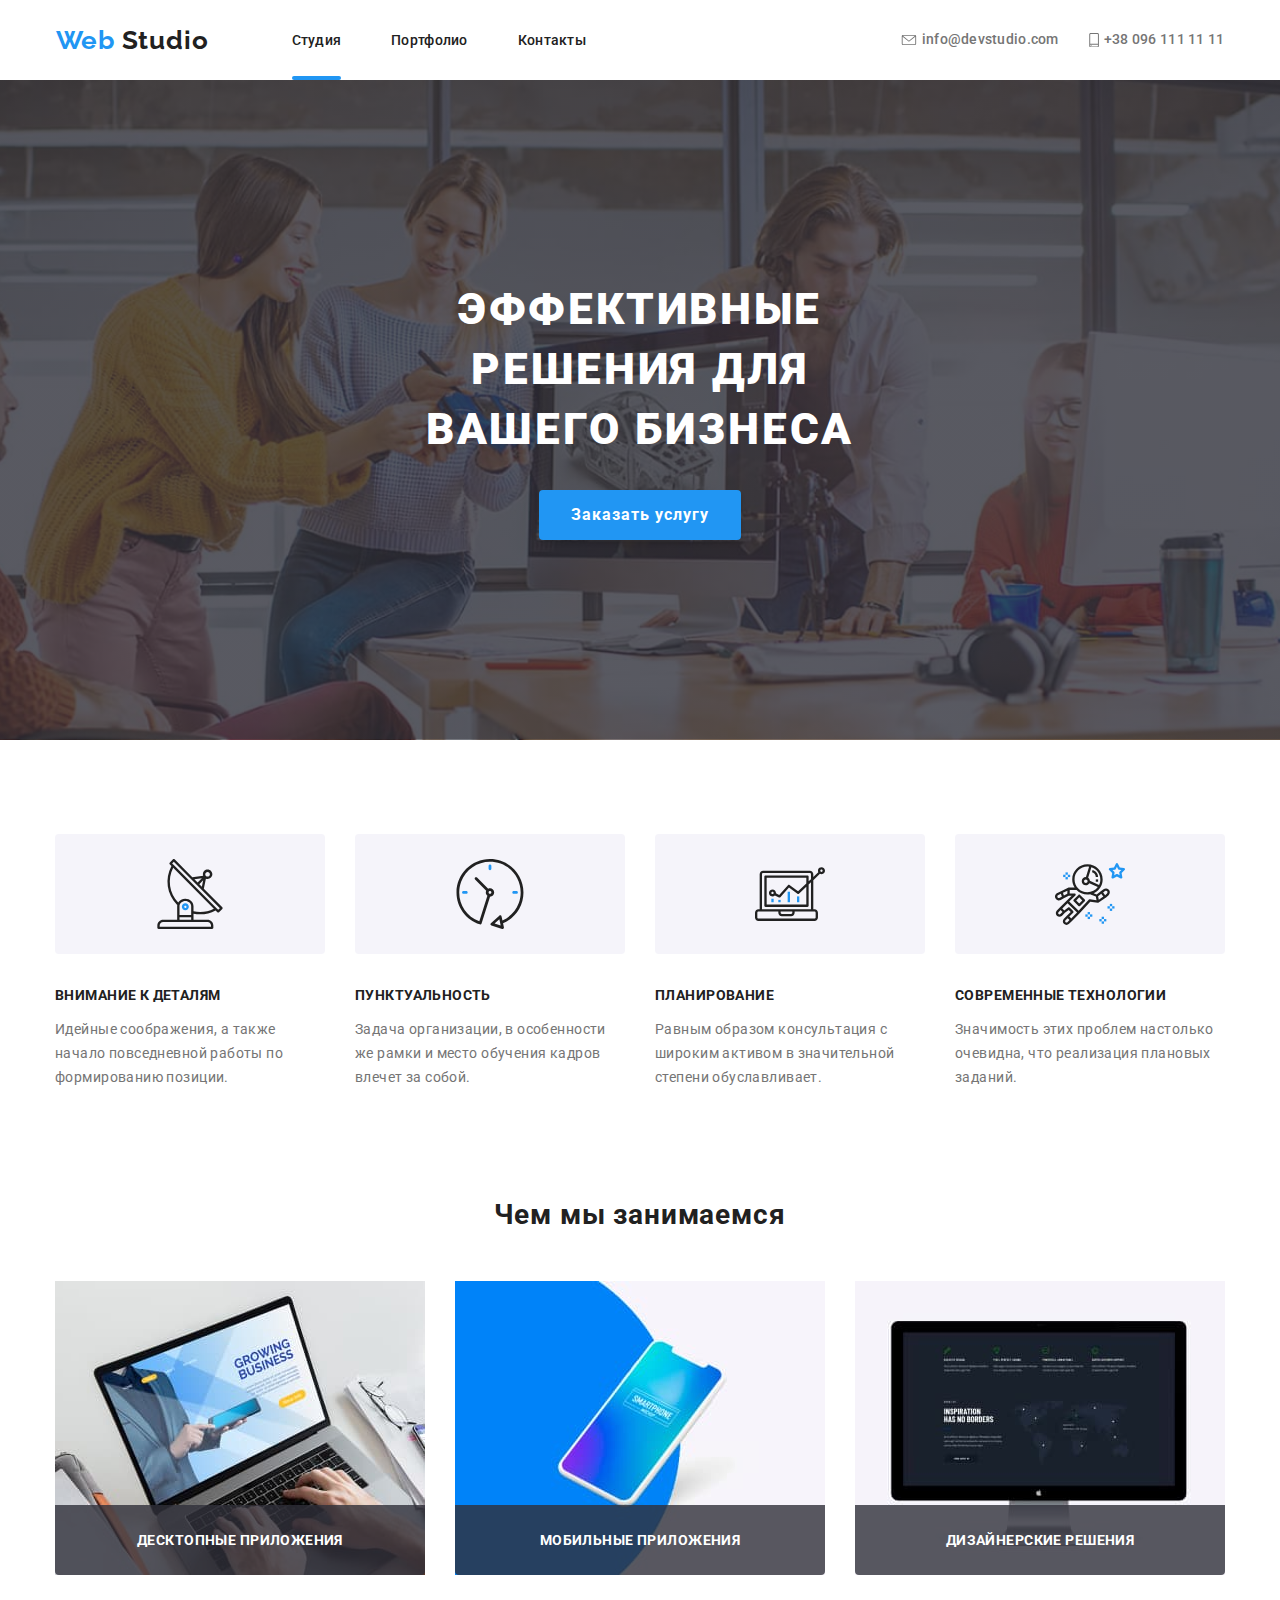
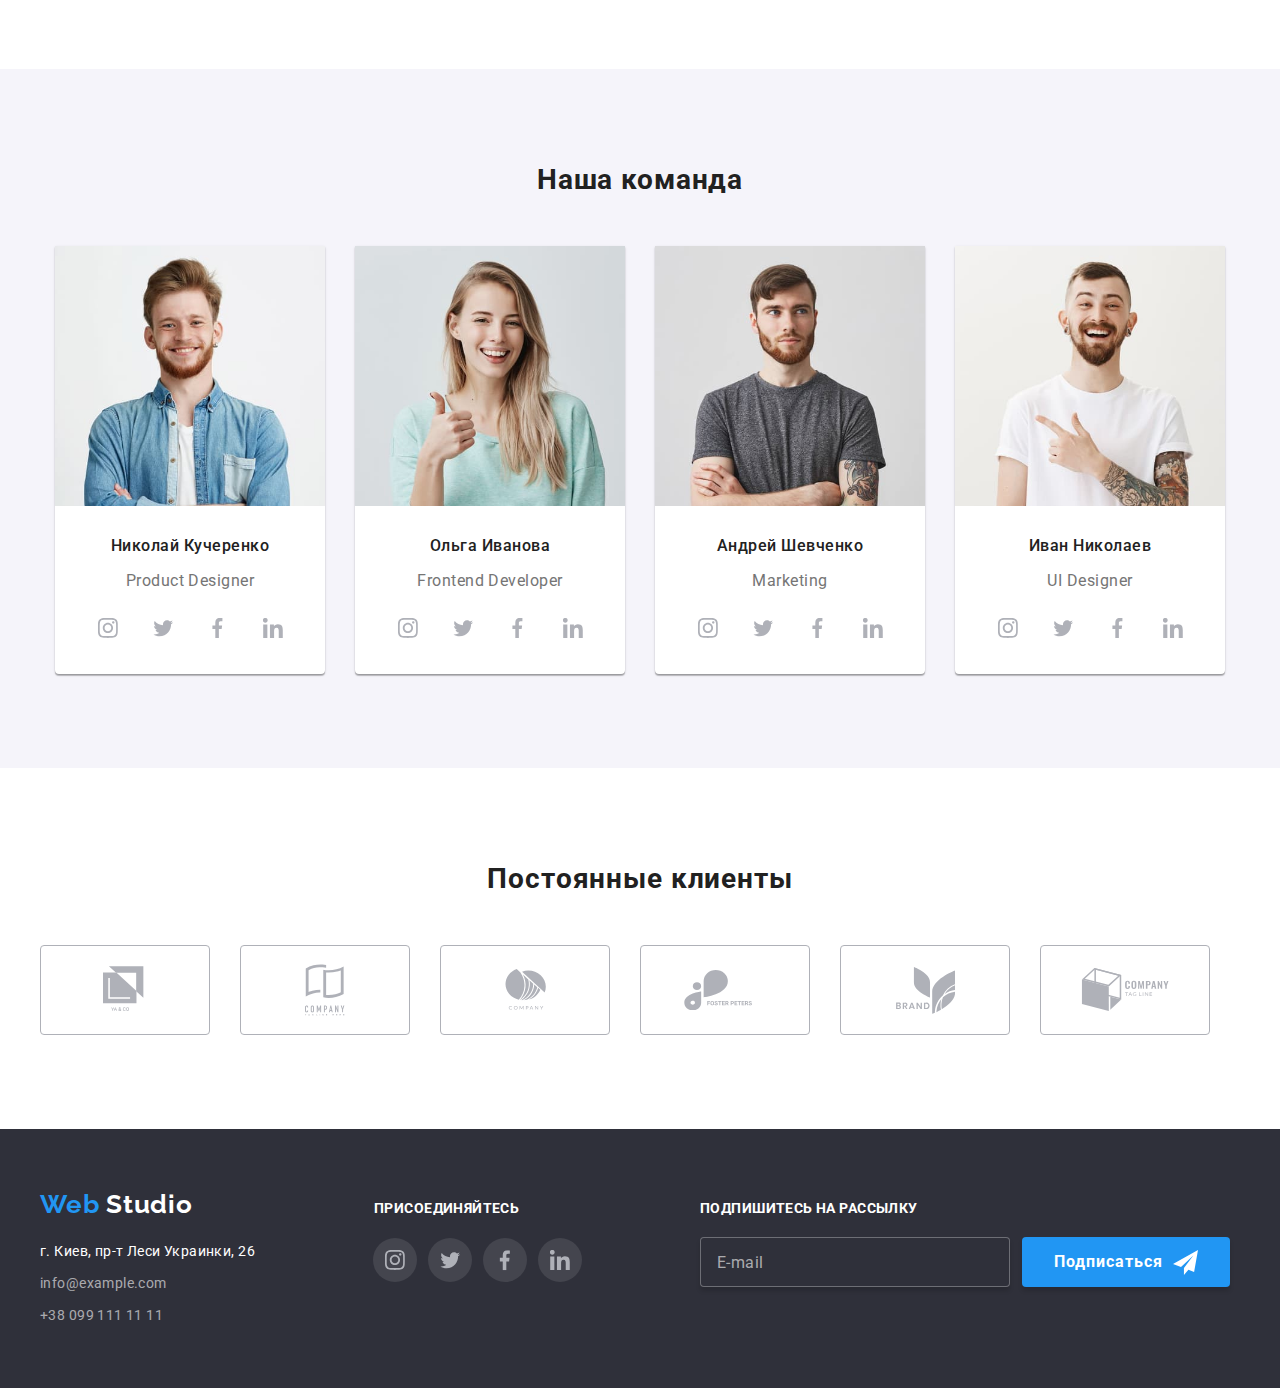
<file: index.html>
<!DOCTYPE html>
<html lang="ru">
  <head>
    <meta charset="UTF-8" />
    <meta name="viewport" content="width=device-width, initial-scale=1.0" />
    <link rel="stylesheet" href="https://cdnjs.cloudflare.com/ajax/libs/modern-normalize/0.6.0/modern-normalize.min.css">
    <link
      href="https://fonts.googleapis.com/css2?family=Raleway:wght@700&family=Roboto:wght@400;500;700;900&display=swap"
      rel="stylesheet"
    />
    <link rel="stylesheet" href="./css/main.min.css" />
    <title>Web studio</title>
  </head>
  <body>
    <!-- Шапка основной страницы -->
    <header class="header">
      <div class="header-container">
          <div class="mobile-header">
            <a href="./index.html" class="logo"><span class="logo-blue">Web</span>
              <span class="logo-black">Studio</span>
            </a>
            <button class="menu-button" aria-expanded="false" aria-controls="header-menu" data-menu-button>
              <svg width="40" height="40" aria-label="переключатель маобильного меню">
                <use href="./images-web-studio/sprite.svg#icon-menu" class="icon-menu"></use>
                <use href="./images-web-studio/sprite.svg#icon-cross" class="icon-cross"></use>
              </svg>
            </button>
          </div>
        <div class="header-menu" id="header-menu" data-menu>
          <nav class="nav">
            <ul class="site-nav ut-list">
              <li class="item">
                <a href="./index.html" class="nav-link link-accent active-page">Студия</a>
              </li>
              <li class="item">
                <a href="./portflio.html" class="nav-link link-accent">Портфолио</a>
              </li>
              <li class="item">
                <a href="" class="nav-link link-accent">Контакты</a>
              </li>
            </ul>
          </nav>
          <ul class="contact ut-list">
            <li class="item">
              <a href="mailto:info@devstudio.com" class="contact-link link-accent"><svg class="icon-envelope" width="16"
                  height="10.8">
                  <use href="./images-web-studio/sprite.svg#icon-envelope"></use>
                </svg>
                <span>info@devstudio.com</span></a>
            </li>
            <li class="item">
              <a href="tel:+380961111111" class="contact-link link-accent"><svg class="icon-smartphone" width="10" height="14.47">
                  <use href="./images-web-studio/sprite.svg#icon-smartphone"></use>
                </svg>
                <span>+38 096 111 11 11</span></a>
            </li>
          </ul>
        </div>
      </div>
    </header>

    <!-- Основной контейнер -->
    <main>
      <!-- Секция Герой -->
      <section class="hero-scn">
        <h1 class="hero-title">эффективные решения для вашего бизнеса</h1>
        <button class="button" data-modal-open>Заказать услугу</button>
      </section>

      <!-- Секция преимущества -->
      <section class="advantages">
        <h2 class="main-title is-hidden">Преимущества</h2>
        <ul class="advant-items ut-list container">
          <li class="item">
            <h3 class="advant-items-title">Внимание к деталям</h3>
            <p class="advantages-description">
              Идейные соображения, а также начало повседневной работы по
              формированию позиции.
            </p>
          </li>
          <li class="item">
            <h3 class="advant-items-title">Пунктуальность</h3>
            <p class="advantages-description">
              Задача организации, в особенности же рамки и место обучения кадров
              влечет за собой.
            </p>
          </li>
          <li class="item">
            <h3 class="advant-items-title">Планирование</h3>
            <p class="advantages-description">
              Равным образом консультация с широким активом в значительной
              степени обуславливает.
            </p>
          </li>
          <li class="item">
            <h3 class="advant-items-title">Современные технологии</h3>
            <p class="advantages-description">
              Значимость этих проблем настолько очевидна, что реализация
              плановых заданий.
            </p>
          </li>
        </ul>
      </section>

      <!-- Секция занятий -->
      <section class="occupations">
        <h2 class="main-title">Чем мы занимаемся</h2>
        <ul class="occupations-list ut-list container">
          <li class="item">
            <a href="" class="ut-link"></a>
              <img
              srcset="./images-web-studio/archive/Десктопные-приложения.jpg 1x, 
              ./images-web-studio/archive/Десктопные-приложения@2x.jpg 2x"
                src="./images-web-studio/archive/Десктопные-приложения.jpg"
                alt="ноутбук на столе"
              />
              <h3 class="occupations-items-caption">Десктопные приложения</h3>
            </a>
          </li>
          <li class="item">
            <a href="" class="ut-link">
              <img
                srcset="./images-web-studio/archive/Мобильные-приложения.jpg 1x, 
              ./images-web-studio/archive/Мобильные-приложения@2x.jpg 2x"
                src="./images-web-studio/archive/Мобильные-приложения.jpg"
                alt="смартфон"
              />
              <h3 class="occupations-items-caption">Мобильные приложения</h3>
            </a>
          </li>
          <li class="item">
            <a href="" class="ut-link">
              <img
                srcset="./images-web-studio/archive/Дизайнерские-решения.jpg 1x, 
              ./images-web-studio/archive/Дизайнерские-решения@2x.jpg 2x"
                src="./images-web-studio/archive/Дизайнерские-решения.jpg"
                alt="моноблок"
              />
              <h3 class="occupations-items-caption">Дизайнерские решения</h3>
            </a>
          </li>
        </ul>
      </section>

      <!-- Наша команда -->
      <section class="our-team-saction">
        <h2 class="main-title">Наша команда</h2>
        <ul class="team-cards ut-list container">
          <li class="team-cards-item">
              <div class="thumb">
                <img srcset="./images-web-studio/archive/new/Николай-Кучеренко-new.jpg 1x, 
                ./images-web-studio/archive/new/Николай-Кучеренко-new@2x.jpg 2x" 
                src="./images-web-studio/archive/new/Николай-Кучеренко-new.jpg" alt="фото Николая Кучеренко" />
              </div>
            <h3 class="card-title">Николай Кучеренко</h3>
            <p class="position">Product Designer</p>
            <ul class="social-networks ut-list">
              <li>
                <a href="" class="icon" aria-label="Instagram">
                  <svg class="instagram" width="44" height="44">
                    <use
                      href="./images-web-studio/sprite.svg#icon-Instagram"
                      width="20"
                      height="20"
                      x="27%"
                      y="27%"
                    ></use>
                  </svg>
                </a>
              </li>
              <li>
                <a href="" class="icon" aria-label="Twitter">
                  <svg class="twitter" width="44" height="44">
                    <use
                      href="./images-web-studio/sprite.svg#icon-twitter"
                      width="20"
                      height="20"
                      x="28%"
                      y="28%"
                    ></use>
                  </svg>
                </a>
              </li>
              <li>
                <a href="" class="icon" aria-label="Facebook">
                  <svg class="facebook" width="44" height="44">
                    <use
                      href="./images-web-studio/sprite.svg#icon-facebook"
                      width="20"
                      height="20"
                      x="27%"
                      y="27%"
                    ></use>
                  </svg>
                </a>
              </li>
              <li>
                <a href="" class="icon" aria-label="LinkedIn">
                  <svg class="Linkedin" width="44" height="44">
                    <use
                      href="./images-web-studio/sprite.svg#icon-LinkedIn"
                      width="20"
                      height="20"
                      x="27%"
                      y="27%"
                    ></use>
                  </svg>
                </a>
              </li>
            </ul>
          </li>
          <li class="team-cards-item">
            <div class="thumb">
              <img srcset="./images-web-studio/archive/new/Ольга-Иванова-new.jpg 1x, 
                            ./images-web-studio/archive/new/Ольга-Иванова-new@2x.jpg 2x"
                src="./images-web-studio/archive/new/Ольга-Иванова-new.jpg" alt="фото Ольга Иванова" />
            </div>
            <h3 class="card-title">Ольга Иванова</h3>
            <p class="position">Frontend Developer</p>
            <ul class="social-networks ut-list">
              <li>
                <a href="" class="icon" aria-label="Instagram">
                  <svg class="instagram" width="44" height="44">
                    <use
                      href="./images-web-studio/sprite.svg#icon-Instagram"
                      width="20"
                      height="20"
                      x="27%"
                      y="27%"
                    ></use>
                  </svg>
                </a>
              </li>
              <li>
                <a href="" class="icon" aria-label="Twitter">
                  <svg class="twitter" width="44" height="44">
                    <use
                      href="./images-web-studio/sprite.svg#icon-twitter"
                      width="20"
                      height="20"
                      x="28%"
                      y="28%"
                    ></use>
                  </svg>
                </a>
              </li>
              <li>
                <a href="" class="icon" aria-label="Facebook">
                  <svg class="facebook" width="44" height="44">
                    <use
                      href="./images-web-studio/sprite.svg#icon-facebook"
                      width="20"
                      height="20"
                      x="27%"
                      y="27%"
                    ></use>
                  </svg>
                </a>
              </li>
              <li>
                <a href="" class="icon" aria-label="LinkedIn">
                  <svg class="Linkedin" width="44" height="44">
                    <use
                      href="./images-web-studio/sprite.svg#icon-LinkedIn"
                      width="20"
                      height="20"
                      x="27%"
                      y="27%"
                    ></use>
                  </svg>
                </a>
              </li>
            </ul>
          </li>

          <li class="team-cards-item">
            <div class="thumb">
              <img srcset="./images-web-studio/archive/new/Андрей-Шевченко-new.jpg 1x, 
                            ./images-web-studio/archive/new/Андрей-Шевченко-new@2x.jpg 2x"
                src="./images-web-studio/archive/new/Андрей-Шевченко-new.jpg" alt="фото Андрей Шевченко" />
            </div>
            <h3 class="card-title">Андрей Шевченко</h3>
            <p class="position">Marketing</p>
            <ul class="social-networks ut-list">
              <li>
                <a href="" class="icon" aria-label="Instagram">
                  <svg class="instagram" width="44" height="44">
                    <use
                      href="./images-web-studio/sprite.svg#icon-Instagram"
                      width="20"
                      height="20"
                      x="27%"
                      y="27%"
                    ></use>
                  </svg>
                </a>
              </li>
              <li>
                <a href="" class="icon" aria-label="Twitter">
                  <svg class="twitter" width="44" height="44">
                    <use
                      href="./images-web-studio/sprite.svg#icon-twitter"
                      width="20"
                      height="20"
                      x="28%"
                      y="28%"
                    ></use>
                  </svg>
                </a>
              </li>
              <li>
                <a href="" class="icon" aria-label="Facebook">
                  <svg class="facebook" width="44" height="44">
                    <use
                      href="./images-web-studio/sprite.svg#icon-facebook"
                      width="20"
                      height="20"
                      x="27%"
                      y="27%"
                    ></use>
                  </svg>
                </a>
              </li>
              <li>
                <a href="" class="icon" aria-label="LinkedIn">
                  <svg class="Linkedin" width="44" height="44">
                    <use
                      href="./images-web-studio/sprite.svg#icon-LinkedIn"
                      width="20"
                      height="20"
                      x="27%"
                      y="27%"
                    ></use>
                  </svg>
                </a>
              </li>
            </ul>
          </li>
          <li class="team-cards-item">
            <div class="thumb">
              <img srcset="./images-web-studio/archive/new/Иван-Николаев-new.jpg 1x, 
                           ./images-web-studio/archive/new/Иван-Николаев-new@2x.jpg 2x"
                src="./images-web-studio/archive/new/Иван-Николаев-new.jpg" alt="фото Иван Николаев" />
            </div>
            <h3 class="card-title">Иван Николаев</h3>
            <p class="position">UI Designer</p>
            <ul class="social-networks ut-list">
              <li>
                <a href="" class="icon" aria-label="Instagram">
                  <svg class="instagram" width="44" height="44">
                    <use
                      href="./images-web-studio/sprite.svg#icon-Instagram"
                      width="20"
                      height="20"
                      x="27%"
                      y="27%"
                    ></use>
                  </svg>
                </a>
              </li>
              <li>
                <a href="" class="icon" aria-label="Twitter">
                  <svg class="twitter" width="44" height="44">
                    <use
                      href="./images-web-studio/sprite.svg#icon-twitter"
                      width="20"
                      height="20"
                      x="28%"
                      y="28%"
                    ></use>
                  </svg>
                </a>
              </li>
              <li>
                <a href="" class="icon" aria-label="Facebook">
                  <svg class="facebook" width="44" height="44">
                    <use
                      href="./images-web-studio/sprite.svg#icon-facebook"
                      width="20"
                      height="20"
                      x="27%"
                      y="27%"
                    ></use>
                  </svg>
                </a>
              </li>
              <li>
                <a href="" class="icon" aria-label="LinkedIn">
                  <svg class="Linkedin" width="44" height="44">
                    <use
                      href="./images-web-studio/sprite.svg#icon-LinkedIn"
                      width="20"
                      height="20"
                      x="27%"
                      y="27%"
                    ></use>
                  </svg>
                </a>
              </li>
            </ul>
          </li>
        </ul>
      </section>

      <!-- Секция постоянные клиенты -->
      <section class="clients">
        <h2 class="main-title">Постоянные клиенты</h2>
        <ul class="clients-list ut-list">
          <li class="client-item">
            <a href="" aria-label="Логотип компании 1" class="client-link">
                <svg class="clients-logo" width="44.3" height="47.7">
                  <use
                    href="./images-web-studio/sprite.svg#icon-logo-1"
                    width="44.3"
                    height="47.7"
                  ></use>
                </svg>
            </a>
          </li>
          <li class="client-item">
            <a href="" aria-label="Логотип компании 2" class="client-link">
              <svg class="clients-logo" width="40" height="52">
                <use href="./images-web-studio/sprite.svg#icon-logo-2"></use>
              </svg>
            </a>
          </li>
          <li class="client-item">
            <a href="" aria-label="Логотип компании 3" class="client-link">
              <svg class="clients-logo" width="41" height="41.3">
                <use href="./images-web-studio/sprite.svg#icon-logo-3"></use>
              </svg>
            </a>
          </li>
          <li class="client-item">
            <a href="" aria-label="Логотип компании 4" class="client-link">
              <svg class="clients-logo" width="82" height="40.7">
                <use href="./images-web-studio/sprite.svg#icon-logo-4"></use>
              </svg>
            </a>
          </li>
          <li class="client-item">
            <a href="" aria-label="Логотип компании 5" class="client-link">
              <svg class="clients-logo" width="59" height="47">
                <use href="./images-web-studio/sprite.svg#icon-logo-5"></use>
              </svg>
            </a>
          </li>
          <li class="client-item">
            <a href="" aria-label="Логотип компании 6" class="client-link">
              <svg class="clients-logo" width="88.5" height="44">
                <use href="./images-web-studio/sprite.svg#icon-logo-6"></use>
              </svg>
            </a>
          </li>
        </ul>
      </section>
    </main>

    <!-- Подвал -->
    <footer class="footer">
      <div class="footer-container">
        <div class="footer-tablet-wrap">
          <div class="footer-contacts-cntr">
            <a href="./index.html" class="logo">
              <span class="logo-blue">Web</span>
              <span class="logo-white">Studio</span>
            </a>
            <address class="footer-contacts">
              <p class="footer-address">г. Киев, пр-т Леси Украинки, 26</p>
              <p class="footer-mail">info@example.com</p>
              <p class="footer-number">+38 099 111 11 11</p>
            </address>
          </div>
          <div class="footer-call-container">
            <b class="footer-call">присоединяйтесь</b>
            <ul class="social-networks ut-list">
              <li>
                <a href="" class="footer-icon" aria-label="Instagram">
                  <svg class="instagram" width="44" height="44">
                    <use href="./images-web-studio/sprite.svg#icon-Instagram" width="20" height="20" x="27%" y="27%"></use>
                  </svg>
                </a>
              </li>
              <li>
                <a href="" class="footer-icon" aria-label="Twitter">
                  <svg class="twitter" width="44" height="44">
                    <use href="./images-web-studio/sprite.svg#icon-twitter" width="20" height="20" x="28%" y="28%"></use>
                  </svg>
                </a>
              </li>
              <li>
                <a href="" class="footer-icon" aria-label="Facebook">
                  <svg class="facebook" width="44" height="44">
                    <use href="./images-web-studio/sprite.svg#icon-facebook" width="20" height="20" x="28%" y="28%"></use>
                  </svg>
                </a>
              </li>
              <li>
                <a href="" class="footer-icon" aria-label="LinkedIn">
                  <svg class="Linkedin" width="44" height="44">
                    <use href="./images-web-studio/sprite.svg#icon-LinkedIn" width="20" height="20" x="27%" y="27%"></use>
                  </svg>
                </a>
              </li>
            </ul>
          </div>
        </div>
        <div class="mailling-container">
          <label class="mailling-label" for="mailling-form">Подпишитесь на рассылку</label>
          <div class="mailling-form-wrap">
            <input class="mailling-form" type="email" name="email" id="mailling-form" placeholder="E-mail">
            <button class="button mailling-button">
              Подписаться
              <svg class="icon-send" width="25" height="25">
                <use href="./images-web-studio/sprite.svg#icon-send"></use>
              </svg>
            </button>
          </div>
        </div>
      </div>
    </footer>

    <!---------------------------- Модальное окно -------------------------------------------->
    <div class="backdrop is-hidden" data-modal>
      <form action="" class="form">
        <b class="form-heading">Оставьте свои данные, мы вам перезвоним</b>
    
        <div class="input-wrap">
          <input class="form-input" type="text" id="name" name="name" placeholder=" ">
          <label for="name" class="input-label">Имя</label>
          <svg class="icon-input" width="12" height="12">
            <use href="./images-web-studio/sprite.svg#icon-name"></use>
          </svg>
        </div>
    
        <div class="input-wrap">
          <input class="form-input" type="text" id="tel" name="tel" placeholder=" ">
          <label for="tel" class="input-label">Телефон</label>
          <svg class="icon-input" width="12" height="12">
            <use href="./images-web-studio/sprite.svg#icon-tel"></use>
          </svg>
        </div>
    
        <div class="input-wrap">
          <input class="form-input" type="text" id="mail" name="mail" placeholder=" ">
          <label for="mail" class="input-label">Почта</label>
          <svg class="icon-input" width="12" height="12">
            <use href="./images-web-studio/sprite.svg#icon-mail"></use>
          </svg>
        </div>
    
        <textarea class="feedback" name="feedback" id="feedback" cols="30" rows="10" placeholder="Комметарий"></textarea>
    
        <div class="form-agreement">
          <label for="agreement">
            <input class="checkbox" type="checkbox" name="agreement" id="agreement">
            <svg class="checkbox-icon" width="15" height="15">
              <use href="./images-web-studio/sprite.svg#icon-chekbox"></use>
            </svg>
            <span>
              Согласен с рассылкой и принимаю <a href="">Условия договора</a>
            </span>
          </label>
        </div>
    
        <button type="submit" class="button">Отправить</button>
    
        <button type="" class="closing-button" data-modal-close>
          <svg class="closing-icon" width="40" height="40">
            <use href="./images-web-studio/sprite.svg#icon-cross"></use>
          </svg>
        </button>
      </form>
    </div>
    <!-- <script src="./js/modal.js"></script>
    <script>
      const refs = {
        openModalBtn: document.querySelector("[data-open-modal]"),
        closeModalBtn: document.querySelector("[data-close-modal]"),
        backdrop: document.querySelector("[data-backdrop]"),
      };

      refs.openModalBtn.addEventListener("click", toggleModal);
      refs.closeModalBtn.addEventListener("click", toggleModal);

      refs.backdrop.addEventListener("click", logBackdropClick);

      function toggleModal() {
        refs.backdrop.classList.toggle("is-hidden");
      }

      function logBackdropClick() {
        console.log("Это клик в бекдроп");
      }
    </script> -->

    <!-- (() => {
    const menuBtnRef = document.querySelector("[data-menu-button]");
    const mobileMenuRef = document.querySelector("[data-menu]");
    
    menuBtnRef.addEventListener("click", () => {
    const expanded =
    menuBtnRef.getAttribute("aria-expanded") === "true" || false;
    
    menuBtnRef.classList.toggle("is-open");
    menuBtnRef.setAttribute("aria-expanded", !expanded);
    
    mobileMenuRef.classList.toggle("is-open");
    });
    })(); -->
  <script src="./js/menu.js"></script>
  <script src="./js/modal.js"></script>
  </body>
</html>
</file>
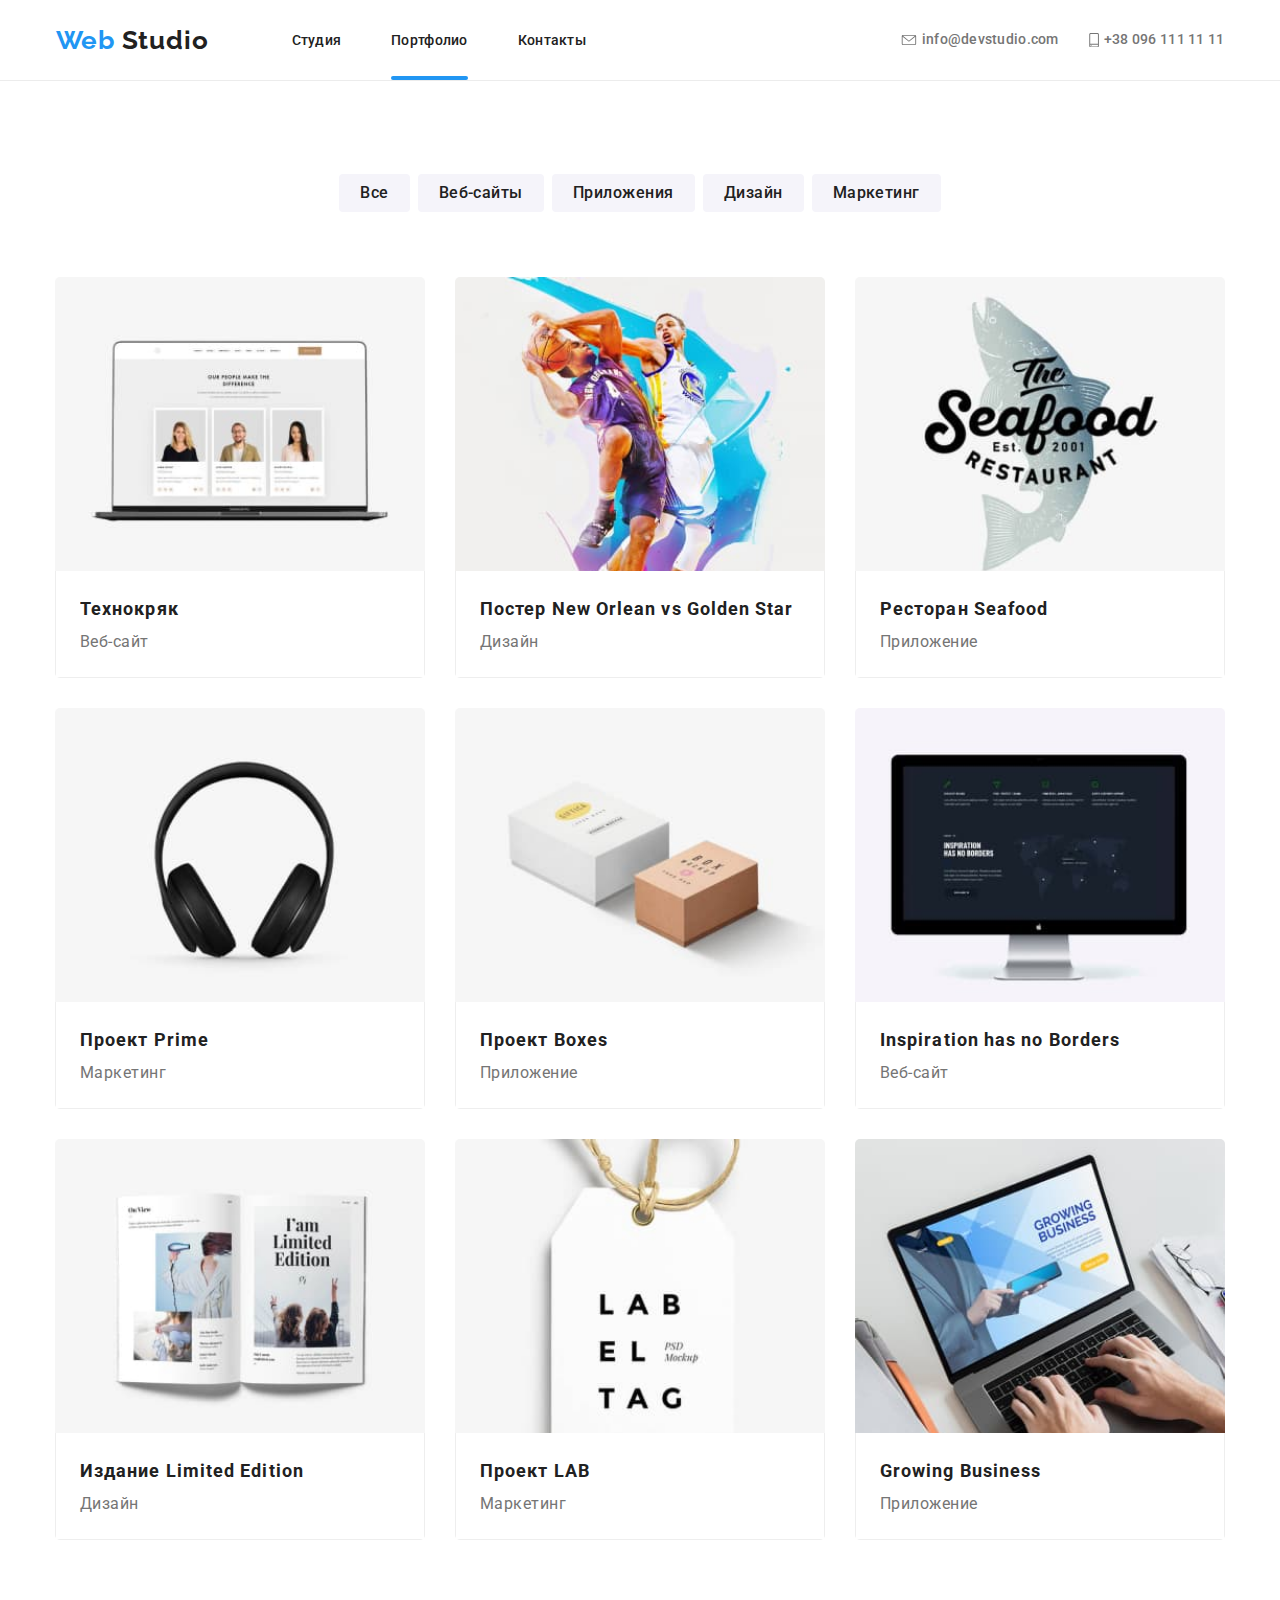
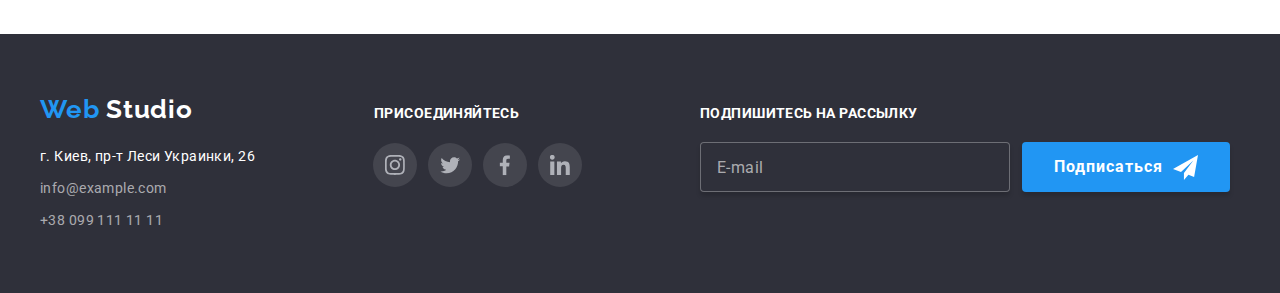
<file: portflio.html>
<!DOCTYPE html>
<html lang="ru">
  <head>
    <meta charset="UTF-8" />
    <meta name="viewport" content="width=device-width, initial-scale=1.0" />
    <link rel="stylesheet" href="https://cdnjs.cloudflare.com/ajax/libs/modern-normalize/0.6.0/modern-normalize.min.css">
    <link
      rel="stylesheet"
      href="https://cdnjs.cloudflare.com/ajax/libs/modern-normalize/0.6.0/modern-normalize.min.css"
    />
    <link
      href="https://fonts.googleapis.com/css2?family=Raleway:wght@700&family=Roboto:wght@400;500;700;900&display=swap"
      rel="stylesheet"
    />
    <link rel="stylesheet" href="./css/main-portfolio.min.css" />

    <title>Portfolio</title>
  </head>
  <body>
    <!-- Шапка -->
    <header class="header header-underline">
      <div class="header-container">
        <div class="mobile-header">
          <a href="./index.html" class="logo"><span class="logo-blue">Web</span>
            <span class="logo-black">Studio</span>
          </a>
          <button class="menu-button" aria-expanded="false" aria-controls="header-menu" data-menu-button>
            <svg width="40" height="40" aria-label="переключатель маобильного меню">
              <use href="./images-web-studio/sprite.svg#icon-menu" class="icon-menu"></use>
              <use href="./images-web-studio/sprite.svg#icon-cross" class="icon-cross"></use>
            </svg>
        </div>
        </button>
        <div class="header-menu" id="header-menu" data-menu>
          <nav class="nav">
            <ul class="site-nav ut-list">
              <li class="item">
                <a href="./index.html" class="nav-link link-accent">Студия</a>
              </li>
              <li class="item">
                <a href="./portflio.html" class="nav-link link-accent active-page">Портфолио</a>
              </li>
              <li class="item">
                <a href="" class="nav-link link-accent">Контакты</a>
              </li>
            </ul>
          </nav>
          <ul class="contact ut-list">
            <li class="item">
              <a href="mailto:info@devstudio.com" class="contact-link link-accent"><svg class="icon-envelope" width="16"
                  height="10.8">
                  <use href="./images-web-studio/sprite.svg#icon-envelope"></use>
                </svg>
                <span>info@devstudio.com</span></a>
            </li>
            <li class="item">
              <a href="tel:+380961111111" class="contact-link link-accent"><svg class="icon-smartphone" width="10"
                  height="14.47">
                  <use href="./images-web-studio/sprite.svg#icon-smartphone"></use>
                </svg>
                <span>+38 096 111 11 11</span></a>
            </li>
          </ul>
        </div>
      </div>
    </header>

    <!-- Основной контейнер -->
    <main class="portfolio-main">
      <section>
        <h1 class="subject is-hidden">Примеры работ</h1>
        <div class="filter-list-wrap">
          <ul class="filter-list ut-list">
            <li class="item">
              <button type="button" class="filter">Все</button>
            </li>
            <li class="item">
              <button type="button" class="filter">Веб-сайты</button>
            </li>
            <li class="item">
              <button type="button" class="filter">Приложения</button>
            </li>
            <li class="item">
              <button type="button" class="filter">Дизайн</button>
            </li>
            <li class="item">
              <button type="button" class="filter">Маркетинг</button>
            </li>
          </ul>
        </div>
        
        <ul class="work-examples-list ut-list">
          <li class="work-examples-card">
            <a href="" class="ut-link"
              ><div class="content-img">
                <div class="thumb">
                  <picture>
                    <source srcset="./images-portfolio/archive/Tehnockryak-tablet.jpg 1x, 
                      ./images-portfolio/archive/Tehnockryak-tablet@2x.jpg 2x" 
                      media="(min-width: 768px)"
                      type="image/jpg" />

                    <img srcset="./images-portfolio/archive/Tehnockryak-mobile.jpg 1x, 
                      ./images-portfolio/archive/Tehnockryak-mobile@2x.jpg 2x"
                      src="./images-portfolio/archive/Tehnockryak-mobile.jpg" 
                      alt="ноутбук с трёмя фотокарточками" 
                    />
                  </picture>
                </div>
                <p class="description">
                  Технокряк это современная площадка распространения
                  коронавируса. Компании используют эту платформу для цифрового
                  шпионажа и атак на защищённые сервера конкурентов.
                </p>
              </div>
              <div class="card-content">
                <h2 class="subject">Технокряк</h2>
                <p class="caption">Веб-сайт</p>
              </div>
            </a>
          </li>
          <li class="work-examples-card">
            <a href="" class="ut-link"
              ><div class="content-img">
                <div class="thumb">
                  <picture>
                    <source srcset="./images-portfolio/archive/orlean-vs-golden-stars-tablet.jpg 1x, 
                      ./images-portfolio/archive/orlean-vs-golden-stars-tablet@2x.jpg 2x"
                       media="(min-width: 768px)" type="image/jpg" />

                    <img srcset="./images-portfolio/archive/orlean-vs-golden-stars-mobile.jpg 1x, 
                      ./images-portfolio/archive/orlean-vs-golden-stars-mobile@2x.jpg 2x"
                      src="./images-portfolio/archive/orlean-vs-golden-stars-mobile.jpg" 
                      alt="два баскетболиста" 
                    />
                    </picture>
                </div>
                <p class="description">
                  Технокряк это современная площадка распространения
                  коронавируса. Компании используют эту платформу для цифрового
                  шпионажа и атак на защищённые сервера конкурентов.
                </p>
              </div>
              <div class="card-content">
                <h2 class="subject">
                  Постер New Orlean vs Golden Star
                </h2>
                <p class="caption">Дизайн</p>
              </div>
            </a>
          </li>
          <li class="work-examples-card">
            <a href="" class="ut-link"
              ><div class="content-img">
                <div class="thumb">
                  <picture>
                    <source srcset="./images-portfolio/archive/restoran-seafood-tablet.jpg 1x, 
                      ./images-portfolio/archive/restoran-seafood-tablet@2x.jpg 2x" 
                      media="(min-width: 768px)"
                      type="image/jpg" />

                    <img srcset="./images-portfolio/archive/restoran-seafood-mobile.jpg 1x, 
                      ./images-portfolio/archive/restoran-seafood-mobile@2x.jpg 2x"
                      src="./images-portfolio/archive/restoran-seafood-mobile.jpg" 
                      alt="морепродукты"
                    />
                  </picture>
                </div>
                <p class="description">
                  Технокряк это современная площадка распространения
                  коронавируса. Компании используют эту платформу для цифрового
                  шпионажа и атак на защищённые сервера конкурентов.
                </p>
              </div>
              <div class="card-content">
                <h2 class="subject">Ресторан Seafood</h2>
                <p class="caption">Приложение</p>
              </div>
            </a>
          </li>
          <li class="work-examples-card">
            <a href="" class="ut-link"
              ><div class="content-img">
                <div class="thumb">
                  <picture>
                    <source srcset="./images-portfolio/archive/project-prime-tablet.jpg 1x, 
                     ./images-portfolio/archive/project-prime-tablet@2x.jpg 2x" 
                      media="(min-width: 768px)"
                      type="image/jpg" />
                  
                    <img srcset="./images-portfolio/archive/project-prime-mobile.jpg 1x, 
                      ./images-portfolio/archive/project-prime-mobile@2x.jpg 2x"
                      src="./images-portfolio/archive/project-prime-mobile.jpg" 
                      alt="наушники" />
                  </picture>
                </div>
                <p class="description">
                  Технокряк это современная площадка распространения
                  коронавируса. Компании используют эту платформу для цифрового
                  шпионажа и атак на защищённые сервера конкурентов.
                </p>
              </div>
              <div class="card-content">
                <h2 class="subject">Проект Prime</h2>
                <p class="caption">Маркетинг</p>
              </div>
            </a>
          </li>
          <li class="work-examples-card">
            <a href="" class="ut-link"
              ><div class="content-img">
                <div class="thumb">
                  <picture>
                    <source srcset="./images-portfolio/archive/project-boxes-tablet.jpg 1x, 
                      ./images-portfolio/archive/project-boxes-tablet@2x.jpg 2x" 
                      media="(min-width: 768px)"
                      type="image/jpg" />

                    <img srcset="./images-portfolio/archive/project-boxes-mobile.jpg 1x, 
                      ./images-portfolio/archive/project-boxes-mobile@2x.jpg 2x"
                      src="./images-portfolio/archive/project-boxes-mobile.jpg" 
                      alt="две коробки"
                    />
                  </picture>
                </div>
                <p class="description">
                  Технокряк это современная площадка распространения
                  коронавируса. Компании используют эту платформу для цифрового
                  шпионажа и атак на защищённые сервера конкурентов.
                </p>
              </div>
              <div class="card-content">
                <h2 class="subject">Проект Boxes</h2>
                <p class="caption">Приложение</p>
              </div>
            </a>
          </li>
          <li class="work-examples-card">
            <a href="" class="ut-link"
              ><div class="content-img">
                <div class="thumb">
                  <picture>
                    <source srcset="./images-portfolio/archive/inspiration-has-no-borders-tablet.jpg 1x, 
                      ./images-portfolio/archive/inspiration-has-no-borders-tablet@2x.jpg 2x" 
                      media="(min-width: 768px)"
                      type="image/jpg" />

                    <img srcset="./images-portfolio/archive/inspiration-has-no-borders-mobile.jpg 1x, 
                      ./images-portfolio/archive/inspiration-has-no-borders-mobile@2x.jpg 2x"
                      src="./images-portfolio/archive/inspiration-has-no-borders-mobile.jpg" 
                        alt="моноблок"
                    />
                  </picture>
                </div>
                <p class="description">
                  Технокряк это современная площадка распространения
                  коронавируса. Компании используют эту платформу для цифрового
                  шпионажа и атак на защищённые сервера конкурентов.
                </p>
              </div>
              <div class="card-content">
                <h2 class="subject">Inspiration has no Borders</h2>
                <p class="caption">Веб-сайт</p>
              </div>
            </a>
          </li>
          <li class="work-examples-card">
            <a href="" class="ut-link"
              ><div class="content-img">
                <div class="thumb">
                  <picture>
                    <source srcset="./images-portfolio/archive/publication-limited-edition-tablet.jpg 1x, 
                      ./images-portfolio/archive/publication-limited-edition-tablet@2x.jpg 2x"
                      media="(min-width: 768px)" 
                      type="image/jpg" />

                    <img srcset="./images-portfolio/archive/publication-limited-edition-mobile.jpg 1x, 
                      ./images-portfolio/archive/publication-limited-edition-mobile@2x.jpg 2x"
                      src="./images-portfolio/archive/publication-limited-edition-mobile.jpg" 
                        alt="журнал"
                    />
                  </picture>
                </div>
                <p class="description">
                  Технокряк это современная площадка распространения
                  коронавируса. Компании используют эту платформу для цифрового
                  шпионажа и атак на защищённые сервера конкурентов.
                </p>
              </div>
              <div class="card-content">
                <h2 class="subject">Издание Limited Edition</h2>
                <p class="caption">Дизайн</p>
              </div>
            </a>
          </li>
          <li class="work-examples-card">
            <a href="" class="ut-link"
              ><div class="content-img">
                <div class="thumb">
                  <picture>
                    <source srcset="./images-portfolio/archive/project-lab-tablet.jpg 1x, 
                       ./images-portfolio/archive/project-lab-tablet@2x.jpg 2x"
                      media="(min-width: 768px)" type="image/jpg" />

                    <img srcset="./images-portfolio/archive/project-lab-mobile.jpg 1x, 
                      ./images-portfolio/archive/project-lab-mobile@2x.jpg 2x"
                      src="./images-portfolio/archive/project-lab-mobile.jpg" 
                      alt="бирка на веревочке"
                    />
                  </picture>  
                </div>
                <p class="description">
                  Технокряк это современная площадка распространения
                  коронавируса. Компании используют эту платформу для цифрового
                  шпионажа и атак на защищённые сервера конкурентов.
                </p>
              </div>
              <div class="card-content">
                <h2 class="subject">Проект LAB</h2>
                <p class="caption">Маркетинг</p>
              </div>
            </a>
          </li>
          <li class="work-examples-card">
            <a href="" class="ut-link"
              ><div class="content-img">
                <div class="thumb">
                  <picture>
                    <source srcset="./images-portfolio/archive/groving-business-tablet.jpg 1x, 
                      ./images-portfolio/archive/groving-business-tablet@2x.jpg 2x" 
                      media="(min-width: 768px)"
                      type="image/jpg" />

                    <img srcset="./images-portfolio/archive/groving-business-mobile.jpg 1x, 
                      ./images-portfolio/archive/groving-business-mobile@2x.jpg 2x"
                      src="./images-portfolio/archive/groving-business-mobile.jpg" 
                      alt="руки набирают текст на ноутбуке" 
                    />
                  </picture>
                </div>
                <p class="description">
                  Технокряк это современная площадка распространения
                  коронавируса. Компании используют эту платформу для цифрового
                  шпионажа и атак на защищённые сервера конкурентов.
                </p>
              </div>
              <div class="card-content">
                <h2 class="subject">Growing Business</h2>
                <p class="caption">Приложение</p>
              </div>
            </a>
          </li>
        </ul>
      </section>
    </main>

    <!-- Подвал -->
    <footer class="footer">
      <div class="footer-container">
        <div class="footer-tablet-wrap">
          <div class="footer-contacts-cntr">
            <a href="./index.html" class="logo">
              <span class="logo-blue">Web</span>
              <span class="logo-white">Studio</span>
            </a>
            <address class="footer-contacts">
              <p class="footer-address">г. Киев, пр-т Леси Украинки, 26</p>
              <p class="footer-mail">info@example.com</p>
              <p class="footer-number">+38 099 111 11 11</p>
            </address>
          </div>
          <div class="footer-call-container">
            <b class="footer-call">присоединяйтесь</b>
            <ul class="social-networks ut-list">
              <li>
                <a href="" class="footer-icon" aria-label="Instagram">
                  <svg class="instagram" width="44" height="44">
                    <use href="./images-web-studio/sprite.svg#icon-Instagram" width="20" height="20" x="27%" y="27%"></use>
                  </svg>
                </a>
              </li>
              <li>
                <a href="" class="footer-icon" aria-label="Twitter">
                  <svg class="twitter" width="44" height="44">
                    <use href="./images-web-studio/sprite.svg#icon-twitter" width="20" height="20" x="28%" y="28%"></use>
                  </svg>
                </a>
              </li>
              <li>
                <a href="" class="footer-icon" aria-label="Facebook">
                  <svg class="facebook" width="44" height="44">
                    <use href="./images-web-studio/sprite.svg#icon-facebook" width="20" height="20" x="28%" y="28%"></use>
                  </svg>
                </a>
              </li>
              <li>
                <a href="" class="footer-icon" aria-label="LinkedIn">
                  <svg class="Linkedin" width="44" height="44">
                    <use href="./images-web-studio/sprite.svg#icon-LinkedIn" width="20" height="20" x="27%" y="27%"></use>
                  </svg>
                </a>
              </li>
            </ul>
          </div>
        </div>
        <div class="mailling-container">
          <label class="mailling-label" for="mailling-form">Подпишитесь на рассылку</label>
          <div class="mailling-form-wrap">
            <input class="mailling-form" type="email" name="email" id="mailling-form" placeholder="E-mail">
            <button class="button mailling-button">
              Подписаться
              <svg class="icon-send" width="25" height="25">
                <use href="./images-web-studio/sprite.svg#icon-send"></use>
              </svg>
            </button>
          </div>
        </div>
      </div>
    </footer>
      <script src="./js/menu.js"></script>
  </body>
</html>
</file>
<file: css/main.min.css>
.ut-list{margin:0;padding:0;list-style:none}.ut-link{text-decoration:none}.container{margin-left:auto;margin-right:auto;padding-left:15px;padding-right:15px}.main-title{text-align:center;margin-top:0;margin-bottom:50px;color:#212121;font-weight:700;font-size:28px;line-height:1.18;letter-spacing:.03em}.active-page::after{content:"";position:absolute;left:0;bottom:0;display:block;background-color:#2196f3;border-radius:2px;width:100%;height:4px}.header-underline{border-bottom:1px solid #ececec}.is-hidden{position:absolute;width:1px;height:1px;margin:-1px;border:0px;padding:0px;clip:rect(0 0 0 0);overflow:hidden}.link-accent:hover,.link-accent:focus{color:#2196f3}html{-webkit-box-sizing:border-box;box-sizing:border-box}*,*::before,*::after{-webkit-box-sizing:inherit;box-sizing:inherit}body{color:#212121;background-color:#fff;font-family:"Roboto", sans-serif;margin:0}img{display:block;max-width:100%;height:auto}.logo{display:inline-block;text-decoration:none;font-family:"Raleway", sans-serif;font-weight:700;font-size:24px;line-height:1.17;letter-spacing:.03em}@media screen and (min-width: 1200px){.logo{font-weight:700;font-size:26px;line-height:1.19;letter-spacing:.03em}}@media screen and (max-width: 767px){.logo{padding-top:16px;padding-bottom:16px}}@media screen and (min-width: 768px) and (max-width: 1199px){.logo{min-width:142px;padding-top:26px;padding-bottom:26px}}@media screen and (min-width: 1200px){.logo{min-width:155px;padding-top:24px;padding-bottom:24px}}.logo-blue{color:#2196f3}.logo-black{color:#212121}.header{margin-left:auto;margin-right:auto}.header-container{margin-left:auto;margin-right:auto;padding-right:15px;padding-left:15px}@media screen and (min-width: 768px){.header-container{display:-webkit-box;display:-ms-flexbox;display:flex;-webkit-box-align:center;-ms-flex-align:center;align-items:center;min-width:768px;max-width:1199px}}.header-underline{border-bottom:1px solid #ececec}@media screen and (max-width: 767px){.mobile-header{position:relative;display:-webkit-box;display:-ms-flexbox;display:flex;-webkit-box-align:center;-ms-flex-align:center;align-items:center;-webkit-box-pack:justify;-ms-flex-pack:justify;justify-content:space-between}}@media screen and (min-width: 768px){.mobile-header{display:inline-block}}.icon-menu,.icon-cross{fill:#212121}@media screen and (max-width: 767px){.menu-button .icon-cross{display:none}.menu-button.is-open .icon-cross{display:block}.menu-button.is-open .icon-menu{display:none}.header-menu{display:none}.header-menu.is-open{display:block}.menu-button .icon-menu,.icon-cross{-webkit-transition:fill 250ms cubic-bezier(0.4, 0, 0.2, 1);transition:fill 250ms cubic-bezier(0.4, 0, 0.2, 1)}.menu-button:hover .icon-menu,.menu-button:hover .icon-cross,.menu-button:focus .icon-menu,.menu-button:focus .icon-cross{fill:#2196f3}}@media screen and (min-width: 768px){.menu-button{display:none}}@media screen and (max-width: 767px){.header-menu{position:absolute;left:0;width:100%;padding-top:60px;padding-bottom:60px;z-index:10;border-top:1px solid #ececec;background-color:#fff}}@media screen and (min-width: 768px){.header-menu{display:-webkit-box;display:-ms-flexbox;display:flex;margin-left:81px;width:100%}}@media screen and (max-width: 767px){.site-nav{margin-bottom:60px}.site-nav>.item{text-align:center}.site-nav>.item:not(:last-child){margin-bottom:40px}}@media screen and (min-width: 768px){.site-nav{display:-webkit-box;display:-ms-flexbox;display:flex}.site-nav>.item:not(:first-child){margin-left:50px}}.nav-link{display:inline-block;position:relative;padding-bottom:8px;color:inherit;text-decoration:none;-webkit-transition:color 250ms cubic-bezier(0.4, 0, 0.2, 1);transition:color 250ms cubic-bezier(0.4, 0, 0.2, 1)}@media screen and (max-width: 767px){.nav-link{font-weight:500;font-size:18px;line-height:1.16;letter-spacing:.02em}}@media screen and (min-width: 768px){.nav-link{font-weight:500;font-size:14px;line-height:1.16;letter-spacing:.02em;padding-top:32px;padding-bottom:32px}}@media screen and (min-width: 1200px){.contact{display:-webkit-box;display:-ms-flexbox;display:flex}}@media screen and (max-width: 767px){.contact .item:not(:last-child){margin-bottom:16px}.contact .item{text-align:center}}@media screen and (min-width: 768px) and (max-width: 1199px){.contact{margin-left:auto;padding-top:17px;padding-bottom:17px}.contact .item:first-child{margin-bottom:10px}}@media screen and (min-width: 1200px){.contact{margin-left:auto}.contact .item:not(:first-child){margin-left:30px}}.contact-link{display:-webkit-inline-box;display:-ms-inline-flexbox;display:inline-flex;-webkit-box-align:center;-ms-flex-align:center;align-items:center;color:#757575;text-decoration:none;-webkit-transition:color 250ms cubic-bezier(0.4, 0, 0.2, 1);transition:color 250ms cubic-bezier(0.4, 0, 0.2, 1)}@media screen and (max-width: 767px){.contact-link{font-weight:500;font-size:18px;line-height:1.17;letter-spacing:.02em}}@media screen and (min-width: 768px) and (max-width: 1199px){.contact-link{font-weight:500;font-size:12px;line-height:1.17;letter-spacing:.02em}}@media screen and (min-width: 1200px){.contact-link{font-weight:500;font-size:14px;line-height:1.14;letter-spacing:.02em;padding-top:32px;padding-bottom:32px}}.header .icon-smartphone,.header .icon-envelope{margin-right:5px;fill:currentColor}.hero-scn{margin-left:auto;margin-right:auto;text-align:center;background-size:cover;background-position:center;background-repeat:no-repeat}@media screen and (max-width: 767px){.hero-scn{padding:118px 60px}}@media screen and (min-width: 768px) and (max-width: 1199px){.hero-scn{padding:118px 204px}}@media screen and (min-width: 1200px){.hero-scn{max-width:1600px;padding:200px 370px;background-image:-webkit-gradient(linear, left top, right top, from(rgba(47,48,58,0.8)), to(rgba(47,48,58,0.8))),url(../images-web-studio/hero-bgi.jpg);background-image:linear-gradient(to right, rgba(47,48,58,0.8), rgba(47,48,58,0.8)),url(../images-web-studio/hero-bgi.jpg)}}@media screen and (min-width: 1200px) and (min-device-pixel-ratio: 2), screen and (min-width: 1200px) and (-webkit-min-device-pixel-ratio: 2), screen and (min-width: 1200px) and (min-resolution: 192dpi), screen and (min-width: 1200px) and (min-resolution: 2dppx){.hero-scn{background-image:-webkit-gradient(linear, left top, right top, from(rgba(47,48,58,0.8)), to(rgba(47,48,58,0.8))),url(../images-web-studio/archive/desktop-hero-bgi@2x.jpg);background-image:linear-gradient(to right, rgba(47,48,58,0.8), rgba(47,48,58,0.8)),url(../images-web-studio/archive/desktop-hero-bgi@2x.jpg)}}@media screen and (max-width: 767px){.hero-scn{background-image:-webkit-gradient(linear, left top, right top, from(rgba(47,48,58,0.8)), to(rgba(47,48,58,0.8))),url(../images-web-studio/mobile-hero-bgi-optimized.jpg);background-image:linear-gradient(to right, rgba(47,48,58,0.8), rgba(47,48,58,0.8)),url(../images-web-studio/mobile-hero-bgi-optimized.jpg);max-width:576px;padding:118px 60px}}@media screen and (max-width: 767px) and (min-device-pixel-ratio: 2), screen and (max-width: 767px) and (-webkit-min-device-pixel-ratio: 2), screen and (max-width: 767px) and (min-resolution: 192dpi), screen and (max-width: 767px) and (min-resolution: 2dppx){.hero-scn{background-image:-webkit-gradient(linear, left top, right top, from(rgba(47,48,58,0.8)), to(rgba(47,48,58,0.8))),url(../images-web-studio/archive/mobile-hero-bgi@2x.jpg);background-image:linear-gradient(to right, rgba(47,48,58,0.8), rgba(47,48,58,0.8)),url(../images-web-studio/archive/mobile-hero-bgi@2x.jpg)}}@media screen and (min-width: 768px) and (max-width: 1199px){.hero-scn{background-image:-webkit-gradient(linear, left top, right top, from(rgba(47,48,58,0.8)), to(rgba(47,48,58,0.8))),url(../images-web-studio/archive/tablet-hero-bgi.jpg);background-image:linear-gradient(to right, rgba(47,48,58,0.8), rgba(47,48,58,0.8)),url(../images-web-studio/archive/tablet-hero-bgi.jpg);max-width:960px;padding:118px 60px}}@media screen and (min-width: 768px) and (max-width: 1199px) and (min-device-pixel-ratio: 2), screen and (min-width: 768px) and (max-width: 1199px) and (-webkit-min-device-pixel-ratio: 2), screen and (min-width: 768px) and (max-width: 1199px) and (min-resolution: 192dpi), screen and (min-width: 768px) and (max-width: 1199px) and (min-resolution: 2dppx){.hero-scn{background-image:-webkit-gradient(linear, left top, right top, from(rgba(47,48,58,0.8)), to(rgba(47,48,58,0.8))),url(../images-web-studio/archive/tablet-hero-bgi@2x.jpg);background-image:linear-gradient(to right, rgba(47,48,58,0.8), rgba(47,48,58,0.8)),url(../images-web-studio/archive/tablet-hero-bgi@2x.jpg)}}.hero-title{margin-top:0;margin-bottom:30px;color:#fff;font-weight:900;font-size:26px;line-height:1.62;letter-spacing:.06em;text-transform:uppercase}@media screen and (min-width: 1200px){.hero-title{font-weight:900;font-size:44px;line-height:1.36;letter-spacing:.06em}}.button{min-width:200px;min-height:50px;padding:10px 32px;margin-left:auto;margin-right:auto;color:#fff;background-color:#2196f3;-webkit-box-shadow:0px 4px 4px rgba(0,0,0,0.15);box-shadow:0px 4px 4px rgba(0,0,0,0.15);font-weight:700;font-size:16px;line-height:1.88;letter-spacing:.06em;border-radius:4px;border-style:none;cursor:pointer}.menu-button{padding:0;background-color:transparent;border-radius:4px;border:none;cursor:pointer}.advantages{margin-left:auto;margin-right:auto}@media screen and (max-width: 1199px){.advantages{padding-top:60px;padding-bottom:60px}}@media screen and (min-width: 1200px){.advantages{padding-top:94px}}@media screen and (max-width: 767px){.advantages{max-width:480px}}.advant-items-title{font-weight:700;font-size:14px;line-height:1.14;letter-spacing:.03em;text-transform:uppercase;margin-top:30px;margin-bottom:10px}@media screen and (max-width: 767px){.advant-items-title{text-align:center}}.advantages-description{font-weight:400;font-size:14px;line-height:1.71;letter-spacing:.03em;color:#757575}@media screen and (min-width: 768px) and (max-width: 1199px){.advant-items{display:-webkit-box;display:-ms-flexbox;display:flex;-ms-flex-wrap:wrap;flex-wrap:wrap;width:768px}.advant-items>.item{width:354px}.advant-items>.item:nth-child(2n){margin-left:30px}}@media screen and (min-width: 1200px){.advant-items{display:-webkit-box;display:-ms-flexbox;display:flex;width:1200px}.advant-items>.item{width:270px}.advant-items>.item:not(:first-child){margin-left:30px}}.advant-items>.item::before{content:"";display:-webkit-inline-box;display:-ms-inline-flexbox;display:inline-flex;border-radius:4px;height:120px;background-position:center;background-image:cover;background-repeat:no-repeat;background-color:#f5f4fa}@media screen and (max-width: 480px){.advant-items>.item::before{width:100%}}@media screen and (min-width: 481px){.advant-items>.item::before{width:450px}}@media screen and (min-width: 768px){.advant-items>.item::before{width:354px}}@media screen and (min-width: 1200px){.advant-items>.item::before{width:270px}}.advant-items>.item:nth-child(1)::before{content:"";background-image:url(../images-web-studio/icons/antenna.svg)}.advant-items>.item:nth-child(2)::before{content:"";background-image:url(../images-web-studio/icons/clock.svg)}.advant-items>.item:nth-child(3)::before{content:"";background-image:url(../images-web-studio/icons/diagram.svg)}.advant-items>.item:nth-child(4)::before{content:"";background-image:url(../images-web-studio/icons/astronaut.svg)}.occupations{margin-left:auto;margin-right:auto;padding-top:94px;padding-bottom:94px}@media screen and (max-width: 1199px){.occupations{display:none}}@media screen and (min-width: 1200px){.occupations-list{display:-webkit-box;display:-ms-flexbox;display:flex;width:1200px}}.occupations-list .item{position:relative}.occupations-items-caption{position:absolute;bottom:0;width:370px;height:70px;display:-webkit-box;display:-ms-flexbox;display:flex;-webkit-box-align:center;-ms-flex-align:center;align-items:center;-webkit-box-pack:center;-ms-flex-pack:center;justify-content:center;margin:0;border-bottom-left-radius:4px;border-bottom-right-radius:4px;color:#fff;background-color:rgba(47,48,58,0.8);font-weight:700;font-size:14px;line-height:1.17;letter-spacing:.03em;text-transform:uppercase}.occupations-list>.item+.item{margin-left:30px}.our-team-saction{background-color:#f5f4fa}@media screen and (max-width: 1199px){.our-team-saction{padding-top:60px;padding-bottom:60px}}@media screen and (min-width: 1200px){.our-team-saction{padding-top:94px;padding-bottom:94px}}.thumb img{display:block;width:100%;height:100%;-o-object-fit:cover;object-fit:cover;-o-object-position:top;object-position:top}@media screen and (max-width: 767px){.thumb{height:320px}}@media screen and (min-width: 768px){.thumb{height:260px}}.card-title{margin-top:30px;margin-bottom:10px;font-weight:500;font-size:16px;line-height:1.19;letter-spacing:.03em;color:#212121}.position{margin-bottom:16px;font-weight:400;font-size:16px;line-height:1.19;letter-spacing:.03em;color:#757575}@media screen and (min-width: 768px){.team-cards{display:-webkit-box;display:-ms-flexbox;display:flex;-ms-flex-wrap:wrap;flex-wrap:wrap}}@media screen and (min-width: 768px) and (max-width: 1199px){.team-cards{max-width:768px}}@media screen and (min-width: 1200px){.team-cards{width:1200px}}.team-cards-item{padding-bottom:24px;border-bottom-left-radius:4px;border-bottom-right-radius:4px;text-align:center;background-color:#fff;-webkit-box-shadow:0px 2px 1px rgba(0,0,0,0.2),0px 1px 1px rgba(0,0,0,0.14),0px 1px 3px rgba(0,0,0,0.12);box-shadow:0px 2px 1px rgba(0,0,0,0.2),0px 1px 1px rgba(0,0,0,0.14),0px 1px 3px rgba(0,0,0,0.12)}@media screen and (max-width: 767px){.team-cards-item{max-width:450px}.team-cards-item:not(:last-child){margin-bottom:30px}}@media screen and (min-width: 768px) and (max-width: 1199px){.team-cards-item{width:354px}.team-cards-item:nth-child(2n){margin-left:30px}.team-cards-item:nth-child(-n+2){margin-bottom:30px}}@media screen and (min-width: 1200px){.team-cards-item{width:270px}.team-cards-item:not(:first-child){margin-left:30px}}@media screen and (max-width: 767px){.team-cards-item{margin-right:auto;margin-left:auto}}.social-networks{width:206px;margin-left:auto;margin-right:auto;padding:0 24px;display:-webkit-box;display:-ms-flexbox;display:flex;-webkit-box-pack:center;-ms-flex-pack:center;justify-content:center}.social-networks .icon{display:block;width:44px;height:44px}.social-networks svg{border-radius:25px;fill:#afb1b8;-webkit-transition:fill 250ms cubic-bezier(0.4, 0, 0.2, 1),background-color 250ms cubic-bezier(0.4, 0, 0.2, 1);transition:fill 250ms cubic-bezier(0.4, 0, 0.2, 1),background-color 250ms cubic-bezier(0.4, 0, 0.2, 1)}.social-networks svg:hover,.social-networks svg:focus{fill:#fff;background-color:#2196f3}.clients{margin-right:auto;margin-left:auto}@media screen and (max-width: 1199px){.clients{padding-top:60px;padding-bottom:60px}}@media screen and (min-width: 1200px){.clients{padding-top:94px;padding-bottom:94px}}@media screen and (min-width: 480px){.clients-list{display:-webkit-box;display:-ms-flexbox;display:flex;-ms-flex-wrap:wrap;flex-wrap:wrap;margin-right:auto;margin-left:auto}}@media screen and (max-width: 767px){.clients-list{max-width:480px}}@media screen and (min-width: 768px) and (max-width: 1199px){.clients-list{max-width:768px}}@media screen and (min-width: 1200px){.clients-list{width:1200px}}.client-item{height:90px;fill:#afb1b8;border:1px solid #afb1b8;border-radius:4px;-webkit-transition:fill 250ms cubic-bezier(0.4, 0, 0.2, 1),border-color 250ms cubic-bezier(0.4, 0, 0.2, 1);transition:fill 250ms cubic-bezier(0.4, 0, 0.2, 1),border-color 250ms cubic-bezier(0.4, 0, 0.2, 1)}@media screen and (max-width: 479px){.client-item{margin-right:auto;margin-left:auto}}@media screen and (min-width: 480px) and (max-width: 767px){.client-item:nth-child(2n){margin-left:30px}}@media screen and (max-width: 767px){.client-item{width:210px}.client-item:not(:last-child){margin-bottom:30px}}@media screen and (min-width: 768px) and (max-width: 1199px){.client-item{width:226px;margin:15px}}@media screen and (min-width: 1200px){.client-item{width:170px}.client-item:not(:first-child){margin-left:30px}}.client-item:hover,.client-item:focus{fill:#2196f3;border:1px solid #2196f3}.client-link{display:-webkit-box;display:-ms-flexbox;display:flex;-webkit-box-align:center;-ms-flex-align:center;align-items:center;-webkit-box-pack:center;-ms-flex-pack:center;justify-content:center;width:100%;height:100%;fill:inherit}.footer{margin-left:auto;margin-right:auto;padding-top:60px;padding-bottom:60px;background-color:#2f303a}@media screen and (max-width: 1199px){.footer{text-align:center}}.footer-container{margin-left:auto;margin-right:auto}@media screen and (min-width: 1200px){.footer-container{display:-webkit-box;display:-ms-flexbox;display:flex;-webkit-box-pack:justify;-ms-flex-pack:justify;justify-content:space-between;-webkit-box-align:baseline;-ms-flex-align:baseline;align-items:baseline;width:1200px}}@media screen and (max-width: 1199px){.footer-contacts-cntr{margin-bottom:60px}}@media screen and (min-width: 768px){.footer-tablet-wrap{display:-webkit-box;display:-ms-flexbox;display:flex;-webkit-box-align:baseline;-ms-flex-align:baseline;align-items:baseline;-webkit-box-pack:justify;-ms-flex-pack:justify;justify-content:space-between}}@media screen and (min-width: 768px) and (max-width: 1199px){.footer-tablet-wrap{-webkit-box-pack:space-evenly;-ms-flex-pack:space-evenly;justify-content:space-evenly}}@media screen and (min-width: 1200px){.footer-tablet-wrap{width:540px}}.footer .logo{margin-bottom:20px;padding:0}.logo-white{color:#fff}@media screen and (max-width: 767px){.footer-call-container{margin-bottom:60px}}.footer-call{display:inline-block;margin-bottom:21px;color:#fff;font-weight:700;font-size:14px;line-height:1.14;letter-spacing:.03em;text-transform:uppercase}@media screen and (max-width: 767px){.footer-call{margin-bottom:20px}}.social-networks li:not(:first-child){margin-left:11px}.footer-icon{display:block;width:44px;height:44px;border-radius:100%;fill:#fff;background-color:rgba(255,255,255,0.1)}.footer .social-networks{padding:0}@media screen and (max-width: 767px){.footer .social-networks{max-width:206px;margin-left:auto;margin-right:auto}}.footer-contacts{font-style:normal}.footer-address,.footer-mail,.footer-number{display:block;margin-top:0;font-weight:400;font-size:14px;line-height:1.71;letter-spacing:.03em}.footer-address{margin-bottom:8px;color:#fff}.footer-mail{margin-bottom:8px;color:rgba(255,255,255,0.6)}.footer-number{margin-bottom:0;color:rgba(255,255,255,0.6)}.mailling-label{display:inline-block;margin-bottom:20px;font-weight:700;font-size:14px;line-height:1.14;letter-spacing:.03em;text-transform:uppercase;color:#fff}.mailling-form-wrap{display:-webkit-box;display:-ms-flexbox;display:flex;-webkit-box-orient:vertical;-webkit-box-direction:normal;-ms-flex-direction:column;flex-direction:column}@media screen and (min-width: 481px) and (max-width: 1199px){.mailling-form-wrap{width:450px;margin-left:auto;margin-right:auto}}@media screen and (min-width: 1200px){.mailling-form-wrap{-webkit-box-orient:horizontal;-webkit-box-direction:normal;-ms-flex-direction:row;flex-direction:row;width:540px}}.mailling-form{height:50px;padding:15px 16px;border:1px solid rgba(255,255,255,0.3);-webkit-box-shadow:0px 4px 4px rgba(0,0,0,0.15);box-shadow:0px 4px 4px rgba(0,0,0,0.15);border-radius:4px;color:#fff;background-color:#2f303a;outline:none}@media screen and (max-width: 480px){.mailling-form{display:block}}@media screen and (max-width: 1200px){.mailling-form{margin-bottom:20px}}@media screen and (min-width: 1200px){.mailling-form{display:inline-block;width:310px}}.mailling-form::-webkit-input-placeholder{font-weight:400;font-size:16px;line-height:1.25;letter-spacing:.03em;color:rgba(255,255,255,0.6)}.mailling-form:-ms-input-placeholder{font-weight:400;font-size:16px;line-height:1.25;letter-spacing:.03em;color:rgba(255,255,255,0.6)}.mailling-form::-ms-input-placeholder{font-weight:400;font-size:16px;line-height:1.25;letter-spacing:.03em;color:rgba(255,255,255,0.6)}.mailling-form::placeholder{font-weight:400;font-size:16px;line-height:1.25;letter-spacing:.03em;color:rgba(255,255,255,0.6)}.mailling-button{display:-webkit-box;display:-ms-flexbox;display:flex;-webkit-box-align:center;-ms-flex-align:center;align-items:center}@media screen and (min-width: 1200px){.mailling-button{margin-left:12px}}@media screen and (max-width: 1199px){.mailling-button{margin-left:auto;margin-right:auto}}.icon-send{margin-left:10px;fill:#fff}.backdrop{position:fixed;top:0;left:0;width:100%;height:100%;background-color:rgba(0,0,0,0.2);z-index:100;overflow-y:scroll;opacity:1;-webkit-transition:opacity 250ms cubic-bezier(0.4, 0, 0.2, 1),-webkit-transform 250ms cubic-bezier(0.4, 0, 0.2, 1);transition:opacity 250ms cubic-bezier(0.4, 0, 0.2, 1),-webkit-transform 250ms cubic-bezier(0.4, 0, 0.2, 1);transition:opacity 250ms cubic-bezier(0.4, 0, 0.2, 1),transform 250ms cubic-bezier(0.4, 0, 0.2, 1);transition:opacity 250ms cubic-bezier(0.4, 0, 0.2, 1),transform 250ms cubic-bezier(0.4, 0, 0.2, 1),-webkit-transform 250ms cubic-bezier(0.4, 0, 0.2, 1)}.backdrop .is-hidden{opacity:0;pointer-events:none;-webkit-transform:scale(1.2);transform:scale(1.2)}.form{position:absolute;display:-webkit-inline-box;display:-ms-inline-flexbox;display:inline-flex;-webkit-box-orient:vertical;-webkit-box-direction:normal;-ms-flex-direction:column;flex-direction:column;padding:40px;top:10%;left:50%;-webkit-transform:translate(-50%) scale(1);transform:translate(-50%) scale(1);opacity:1;font-weight:400;font-size:14px;line-height:1.14;letter-spacing:0.01em;color:#757575;background-color:#fff;-webkit-box-shadow:0px 2px 1px rgba(0,0,0,0.2),0px 1px 1px rgba(0,0,0,0.14),0px 1px 3px rgba(0,0,0,0.12);box-shadow:0px 2px 1px rgba(0,0,0,0.2),0px 1px 1px rgba(0,0,0,0.14),0px 1px 3px rgba(0,0,0,0.12);border-radius:4px;-webkit-transition:opacity 250ms cubic-bezier(0.4, 0, 0.2, 1),-webkit-transform 250ms cubic-bezier(0.4, 0, 0.2, 1);transition:opacity 250ms cubic-bezier(0.4, 0, 0.2, 1),-webkit-transform 250ms cubic-bezier(0.4, 0, 0.2, 1);transition:opacity 250ms cubic-bezier(0.4, 0, 0.2, 1),transform 250ms cubic-bezier(0.4, 0, 0.2, 1);transition:opacity 250ms cubic-bezier(0.4, 0, 0.2, 1),transform 250ms cubic-bezier(0.4, 0, 0.2, 1),-webkit-transform 250ms cubic-bezier(0.4, 0, 0.2, 1)}.backdrop.is-hidden .form{-webkit-transform:translate(-50%, -50%) scale(1.2);transform:translate(-50%, -50%) scale(1.2);opacity:0}@media screen and (max-width: 767px){.form{max-width:450px}}.form-heading{margin-bottom:30px;font-weight:700;font-size:20px;line-height:1.15;letter-spacing:.03em;color:#212121}.input-wrap{position:relative;margin-bottom:28px}.form-input{width:100%;margin:0;padding:12px 42px;border:1px solid rgba(33,33,33,0.2);border-radius:4px;-webkit-appearance:none}.form-input:focus,.feedback:focus{border:1px solid #2196f3;outline:none}.icon-input{position:absolute;top:50%;left:14px;-webkit-transform:translateY(-50%);transform:translateY(-50%);fill:currentColor}.input-label{position:absolute;top:50%;left:42px;-webkit-transform:translateY(-50%);transform:translateY(-50%);-webkit-transition:-webkit-transform 250ms cubic-bezier(0.4, 0, 0.2, 1);transition:-webkit-transform 250ms cubic-bezier(0.4, 0, 0.2, 1);transition:transform 250ms cubic-bezier(0.4, 0, 0.2, 1);transition:transform 250ms cubic-bezier(0.4, 0, 0.2, 1), -webkit-transform 250ms cubic-bezier(0.4, 0, 0.2, 1)}.form-input:focus+.input-label{-webkit-transform:translate(-42px, -38px);transform:translate(-42px, -38px);color:#2196f3}.form-input:focus ~ .icon-input{fill:#2196f3}.form-input:not(:placeholder-shown)+.input-label{-webkit-transform:translate(-42px, -38px);transform:translate(-42px, -38px)}.feedback{margin-bottom:30px;padding:12px;border:1px solid rgba(33,33,33,0.2);border-radius:4px;resize:none}.form-agreement{display:-webkit-box;display:-ms-flexbox;display:flex;-webkit-box-pack:center;-ms-flex-pack:center;justify-content:center;margin-bottom:30px;font-weight:400;font-size:14px;line-height:1.71;letter-spacing:.03em}.form-agreement label{display:-webkit-box;display:-ms-flexbox;display:flex;-webkit-box-align:center;-ms-flex-align:center;align-items:center;cursor:pointer}.form-agreement a{color:#2196f3}.checkbox{position:absolute;width:1px;height:1px;margin:-1px;border:0px;padding:0px;clip:rect(0 0 0 0);overflow:hidden}.checkbox-icon{margin-right:8px;min-width:15px;border:2px solid #212121;border-radius:2px;fill:transparent;cursor:pointer}.checkbox:checked+.checkbox-icon{background-origin:border-box;background-color:#2196f3;fill:#fff;border:none}.closing-button{position:absolute;top:8px;right:8px;display:-webkit-box;display:-ms-flexbox;display:flex;-webkit-box-pack:center;-ms-flex-pack:center;justify-content:center;-webkit-box-align:center;-ms-flex-align:center;align-items:center;width:30px;height:30px;border-radius:25px;border:1px solid rgba(0,0,0,0.1);background-color:#fff;outline:none}.closing-button:active{border:1px solid #2196f3;border-radius:50%}.closing-button:hover svg,.closing-button:focus svg{fill:#2196f3}
/*# sourceMappingURL=main.min.css.map */
</file>
<file: css/main-portfolio.min.css>
.ut-list{margin:0;padding:0;list-style:none}.ut-link{text-decoration:none}.container{margin-left:auto;margin-right:auto;padding-left:15px;padding-right:15px}.main-title{text-align:center;margin-top:0;margin-bottom:50px;color:#212121;font-weight:700;font-size:28px;line-height:1.18;letter-spacing:.03em}.active-page::after{content:"";position:absolute;left:0;bottom:0;display:block;background-color:#2196f3;border-radius:2px;width:100%;height:4px}.header-underline{border-bottom:1px solid #ececec}.is-hidden{position:absolute;width:1px;height:1px;margin:-1px;border:0px;padding:0px;clip:rect(0 0 0 0);overflow:hidden}.link-accent:hover,.link-accent:focus{color:#2196f3}html{-webkit-box-sizing:border-box;box-sizing:border-box}*,*::before,*::after{-webkit-box-sizing:inherit;box-sizing:inherit}body{color:#212121;background-color:#fff;font-family:"Roboto", sans-serif;margin:0}img{display:block;max-width:100%;height:auto}.logo{display:inline-block;text-decoration:none;font-family:"Raleway", sans-serif;font-weight:700;font-size:24px;line-height:1.17;letter-spacing:.03em}@media screen and (min-width: 1200px){.logo{font-weight:700;font-size:26px;line-height:1.19;letter-spacing:.03em}}@media screen and (max-width: 767px){.logo{padding-top:16px;padding-bottom:16px}}@media screen and (min-width: 768px) and (max-width: 1199px){.logo{min-width:142px;padding-top:26px;padding-bottom:26px}}@media screen and (min-width: 1200px){.logo{min-width:155px;padding-top:24px;padding-bottom:24px}}.logo-blue{color:#2196f3}.logo-black{color:#212121}.header{margin-left:auto;margin-right:auto}.header-container{margin-left:auto;margin-right:auto;padding-right:15px;padding-left:15px}@media screen and (min-width: 768px){.header-container{display:-webkit-box;display:-ms-flexbox;display:flex;-webkit-box-align:center;-ms-flex-align:center;align-items:center;min-width:768px;max-width:1199px}}.header-underline{border-bottom:1px solid #ececec}@media screen and (max-width: 767px){.mobile-header{position:relative;display:-webkit-box;display:-ms-flexbox;display:flex;-webkit-box-align:center;-ms-flex-align:center;align-items:center;-webkit-box-pack:justify;-ms-flex-pack:justify;justify-content:space-between}}@media screen and (min-width: 768px){.mobile-header{display:inline-block}}.icon-menu,.icon-cross{fill:#212121}@media screen and (max-width: 767px){.menu-button .icon-cross{display:none}.menu-button.is-open .icon-cross{display:block}.menu-button.is-open .icon-menu{display:none}.header-menu{display:none}.header-menu.is-open{display:block}.menu-button .icon-menu,.icon-cross{-webkit-transition:fill 250ms cubic-bezier(0.4, 0, 0.2, 1);transition:fill 250ms cubic-bezier(0.4, 0, 0.2, 1)}.menu-button:hover .icon-menu,.menu-button:hover .icon-cross,.menu-button:focus .icon-menu,.menu-button:focus .icon-cross{fill:#2196f3}}@media screen and (min-width: 768px){.menu-button{display:none}}@media screen and (max-width: 767px){.header-menu{position:absolute;left:0;width:100%;padding-top:60px;padding-bottom:60px;z-index:10;border-top:1px solid #ececec;background-color:#fff}}@media screen and (min-width: 768px){.header-menu{display:-webkit-box;display:-ms-flexbox;display:flex;margin-left:81px;width:100%}}@media screen and (max-width: 767px){.site-nav{margin-bottom:60px}.site-nav>.item{text-align:center}.site-nav>.item:not(:last-child){margin-bottom:40px}}@media screen and (min-width: 768px){.site-nav{display:-webkit-box;display:-ms-flexbox;display:flex}.site-nav>.item:not(:first-child){margin-left:50px}}.nav-link{display:inline-block;position:relative;padding-bottom:8px;color:inherit;text-decoration:none;-webkit-transition:color 250ms cubic-bezier(0.4, 0, 0.2, 1);transition:color 250ms cubic-bezier(0.4, 0, 0.2, 1)}@media screen and (max-width: 767px){.nav-link{font-weight:500;font-size:18px;line-height:1.16;letter-spacing:.02em}}@media screen and (min-width: 768px){.nav-link{font-weight:500;font-size:14px;line-height:1.16;letter-spacing:.02em;padding-top:32px;padding-bottom:32px}}@media screen and (min-width: 1200px){.contact{display:-webkit-box;display:-ms-flexbox;display:flex}}@media screen and (max-width: 767px){.contact .item:not(:last-child){margin-bottom:16px}.contact .item{text-align:center}}@media screen and (min-width: 768px) and (max-width: 1199px){.contact{margin-left:auto;padding-top:17px;padding-bottom:17px}.contact .item:first-child{margin-bottom:10px}}@media screen and (min-width: 1200px){.contact{margin-left:auto}.contact .item:not(:first-child){margin-left:30px}}.contact-link{display:-webkit-inline-box;display:-ms-inline-flexbox;display:inline-flex;-webkit-box-align:center;-ms-flex-align:center;align-items:center;color:#757575;text-decoration:none;-webkit-transition:color 250ms cubic-bezier(0.4, 0, 0.2, 1);transition:color 250ms cubic-bezier(0.4, 0, 0.2, 1)}@media screen and (max-width: 767px){.contact-link{font-weight:500;font-size:18px;line-height:1.17;letter-spacing:.02em}}@media screen and (min-width: 768px) and (max-width: 1199px){.contact-link{font-weight:500;font-size:12px;line-height:1.17;letter-spacing:.02em}}@media screen and (min-width: 1200px){.contact-link{font-weight:500;font-size:14px;line-height:1.14;letter-spacing:.02em;padding-top:32px;padding-bottom:32px}}.header .icon-smartphone,.header .icon-envelope{margin-right:5px;fill:currentColor}@media screen and (max-width: 767px){.filter-list-wrap{padding:52px 15px 32px}}@media screen and (min-width: 768px) and (max-width: 1199px){.filter-list-wrap{padding:52px 0px 22px}}@media screen and (min-width: 1200px){.filter-list-wrap{padding:85px 0px 42px}}.filter-list{display:-webkit-box;display:-ms-flexbox;display:flex;-ms-flex-wrap:wrap;flex-wrap:wrap;cursor:pointer}@media screen and (min-width: 768px){.filter-list{width:768px;-webkit-box-pack:center;-ms-flex-pack:center;justify-content:center;margin-left:auto;margin-right:auto}}.filter-list>.item{margin:8px 4px}@media screen and (max-width: 767px){.filter-list{margin:0 -4px}}.filter{font-weight:500;font-size:16px;line-height:1.62;letter-spacing:.03em;text-align:center;color:#212121;padding:6px 21px;border-radius:4px;border-style:none;background-color:#f5f4fa;-webkit-transition:color 250ms cubic-bezier(0.4, 0, 0.2, 1),background-color 250ms cubic-bezier(0.4, 0, 0.2, 1),-webkit-box-shadow 250ms cubic-bezier(0.4, 0, 0.2, 1);transition:color 250ms cubic-bezier(0.4, 0, 0.2, 1),background-color 250ms cubic-bezier(0.4, 0, 0.2, 1),-webkit-box-shadow 250ms cubic-bezier(0.4, 0, 0.2, 1);transition:color 250ms cubic-bezier(0.4, 0, 0.2, 1),background-color 250ms cubic-bezier(0.4, 0, 0.2, 1),box-shadow 250ms cubic-bezier(0.4, 0, 0.2, 1);transition:color 250ms cubic-bezier(0.4, 0, 0.2, 1),background-color 250ms cubic-bezier(0.4, 0, 0.2, 1),box-shadow 250ms cubic-bezier(0.4, 0, 0.2, 1),-webkit-box-shadow 250ms cubic-bezier(0.4, 0, 0.2, 1)}.filter:hover,.filter:focus{background-color:#2196f3;color:#fff;-webkit-box-shadow:0px 2px 2px rgba(0,0,0,0.12),0px 1px 2px rgba(0,0,0,0.08),0px 3px 1px rgba(0,0,0,0.1);box-shadow:0px 2px 2px rgba(0,0,0,0.12),0px 1px 2px rgba(0,0,0,0.08),0px 3px 1px rgba(0,0,0,0.1)}.portfolio-main{margin-right:auto;margin-left:auto;background-color:#fff}.work-examples-list{-ms-flex-wrap:wrap;flex-wrap:wrap;margin-right:auto;margin-left:auto}@media screen and (max-width: 1200px){.work-examples-list{padding-right:15px;padding-left:15px}}@media screen and (max-width: 1199px){.work-examples-list{padding-bottom:60px}}@media screen and (min-width: 768px){.work-examples-list{display:-webkit-box;display:-ms-flexbox;display:flex}}@media screen and (min-width: 768px) and (max-width: 1199px){.work-examples-list{width:768px}}@media screen and (min-width: 1200px){.work-examples-list{width:1200px;padding-bottom:94px}}.work-examples-card{border-radius:5px;overflow:hidden;-webkit-transition:-webkit-box-shadow 250ms cubic-bezier(0.4, 0, 0.2, 1);transition:-webkit-box-shadow 250ms cubic-bezier(0.4, 0, 0.2, 1);transition:box-shadow 250ms cubic-bezier(0.4, 0, 0.2, 1);transition:box-shadow 250ms cubic-bezier(0.4, 0, 0.2, 1), -webkit-box-shadow 250ms cubic-bezier(0.4, 0, 0.2, 1)}@media screen and (max-width: 767px){.work-examples-card{max-width:450px;margin-left:auto;margin-right:auto}.work-examples-card:not(:last-child){margin-bottom:30px}}@media screen and (min-width: 768px) and (max-width: 1199px){.work-examples-card{width:354px}.work-examples-card:nth-child(2n){margin-left:30px}.work-examples-card:nth-child(-n+8){margin-bottom:30px}}@media screen and (min-width: 1200px){.work-examples-card{width:370px;margin:15px}.work-examples-card:nth-child(3n){margin-right:0}.work-examples-card:nth-last-child(-n+3){margin-bottom:0}}.work-examples-card:hover,.work-examples-card:focus{-webkit-box-shadow:1px 4px 6px rgba(0,0,0,0.16),0px 4px 4px rgba(0,0,0,0.06),0px 1px 1px rgba(0,0,0,0.12);box-shadow:1px 4px 6px rgba(0,0,0,0.16),0px 4px 4px rgba(0,0,0,0.06),0px 1px 1px rgba(0,0,0,0.12)}.work-examples-card a{display:block}@media screen and (min-width: 768px){.thumb{height:294px}.thumb img{display:block;width:100%;height:100%;-o-object-fit:cover;object-fit:cover;-o-object-position:top;object-position:top}}.work-examples-card .content-img{position:relative;overflow:hidden}@media screen and (max-width: 767px){.work-examples-card .content-img{max-width:450px;height:auto}}.work-examples-card .content-img::after{content:"";position:absolute;bottom:0;padding:0 24px;display:block;width:450px;height:294px;-webkit-transform:translateY(100%);transform:translateY(100%);opacity:0.9;background-color:#2196f3;-webkit-transition-property:-webkit-transform;transition-property:-webkit-transform;transition-property:transform;transition-property:transform, -webkit-transform;-webkit-transition-duration:250ms;transition-duration:250ms;-webkit-transition-timing-function:cubic-bezier(0.4, 0, 0.2, 1);transition-timing-function:cubic-bezier(0.4, 0, 0.2, 1)}.work-examples-card:hover .content-img::after,.work-examples-card:focus .content-img::after{-webkit-transform:translate(0);transform:translate(0)}.work-examples-card .description{position:absolute;top:50%;-webkit-transform:translateY(150%);transform:translateY(150%);margin:0;padding:24px;opacity:0.9;z-index:2;font-weight:400;font-size:18px;line-height:1.56;letter-spacing:.03em;color:#fff;-webkit-transition-property:-webkit-transform;transition-property:-webkit-transform;transition-property:transform;transition-property:transform, -webkit-transform;-webkit-transition-duration:250ms;transition-duration:250ms;-webkit-transition-timing-function:cubic-bezier(0.4, 0, 0.2, 1);transition-timing-function:cubic-bezier(0.4, 0, 0.2, 1)}.work-examples-card:hover .description,.work-examples-card:focus .description{-webkit-transform:translateY(-50%);transform:translateY(-50%)}.work-examples-card .card-content{border-left:1px solid #eeeeee;border-right:1px solid #eeeeee;border-bottom:1px solid #eeeeee;padding-top:20px;padding-right:24px;padding-left:24px;padding-bottom:20px}.card-content>.subject{margin:0;color:#212121;font-weight:700;font-size:18px;line-height:2;letter-spacing:.06em;white-space:nowrap;overflow:hidden;text-overflow:ellipsis}.card-content>.caption{margin:0;color:#757575;font-weight:400;font-size:16px;line-height:1.88;letter-spacing:.03em}.button{min-width:200px;min-height:50px;padding:10px 32px;margin-left:auto;margin-right:auto;color:#fff;background-color:#2196f3;-webkit-box-shadow:0px 4px 4px rgba(0,0,0,0.15);box-shadow:0px 4px 4px rgba(0,0,0,0.15);font-weight:700;font-size:16px;line-height:1.88;letter-spacing:.06em;border-radius:4px;border-style:none;cursor:pointer}.menu-button{padding:0;background-color:transparent;border-radius:4px;border:none;cursor:pointer}.social-networks{width:206px;margin-left:auto;margin-right:auto;padding:0 24px;display:-webkit-box;display:-ms-flexbox;display:flex;-webkit-box-pack:center;-ms-flex-pack:center;justify-content:center}.social-networks .icon{display:block;width:44px;height:44px}.social-networks svg{border-radius:25px;fill:#afb1b8;-webkit-transition:fill 250ms cubic-bezier(0.4, 0, 0.2, 1),background-color 250ms cubic-bezier(0.4, 0, 0.2, 1);transition:fill 250ms cubic-bezier(0.4, 0, 0.2, 1),background-color 250ms cubic-bezier(0.4, 0, 0.2, 1)}.social-networks svg:hover,.social-networks svg:focus{fill:#fff;background-color:#2196f3}.footer{margin-left:auto;margin-right:auto;padding-top:60px;padding-bottom:60px;background-color:#2f303a}@media screen and (max-width: 1199px){.footer{text-align:center}}.footer-container{margin-left:auto;margin-right:auto}@media screen and (min-width: 1200px){.footer-container{display:-webkit-box;display:-ms-flexbox;display:flex;-webkit-box-pack:justify;-ms-flex-pack:justify;justify-content:space-between;-webkit-box-align:baseline;-ms-flex-align:baseline;align-items:baseline;width:1200px}}@media screen and (max-width: 1199px){.footer-contacts-cntr{margin-bottom:60px}}@media screen and (min-width: 768px){.footer-tablet-wrap{display:-webkit-box;display:-ms-flexbox;display:flex;-webkit-box-align:baseline;-ms-flex-align:baseline;align-items:baseline;-webkit-box-pack:justify;-ms-flex-pack:justify;justify-content:space-between}}@media screen and (min-width: 768px) and (max-width: 1199px){.footer-tablet-wrap{-webkit-box-pack:space-evenly;-ms-flex-pack:space-evenly;justify-content:space-evenly}}@media screen and (min-width: 1200px){.footer-tablet-wrap{width:540px}}.footer .logo{margin-bottom:20px;padding:0}.logo-white{color:#fff}@media screen and (max-width: 767px){.footer-call-container{margin-bottom:60px}}.footer-call{display:inline-block;margin-bottom:21px;color:#fff;font-weight:700;font-size:14px;line-height:1.14;letter-spacing:.03em;text-transform:uppercase}@media screen and (max-width: 767px){.footer-call{margin-bottom:20px}}.social-networks li:not(:first-child){margin-left:11px}.footer-icon{display:block;width:44px;height:44px;border-radius:100%;fill:#fff;background-color:rgba(255,255,255,0.1)}.footer .social-networks{padding:0}@media screen and (max-width: 767px){.footer .social-networks{max-width:206px;margin-left:auto;margin-right:auto}}.footer-contacts{font-style:normal}.footer-address,.footer-mail,.footer-number{display:block;margin-top:0;font-weight:400;font-size:14px;line-height:1.71;letter-spacing:.03em}.footer-address{margin-bottom:8px;color:#fff}.footer-mail{margin-bottom:8px;color:rgba(255,255,255,0.6)}.footer-number{margin-bottom:0;color:rgba(255,255,255,0.6)}.mailling-label{display:inline-block;margin-bottom:20px;font-weight:700;font-size:14px;line-height:1.14;letter-spacing:.03em;text-transform:uppercase;color:#fff}.mailling-form-wrap{display:-webkit-box;display:-ms-flexbox;display:flex;-webkit-box-orient:vertical;-webkit-box-direction:normal;-ms-flex-direction:column;flex-direction:column}@media screen and (min-width: 481px) and (max-width: 1199px){.mailling-form-wrap{width:450px;margin-left:auto;margin-right:auto}}@media screen and (min-width: 1200px){.mailling-form-wrap{-webkit-box-orient:horizontal;-webkit-box-direction:normal;-ms-flex-direction:row;flex-direction:row;width:540px}}.mailling-form{height:50px;padding:15px 16px;border:1px solid rgba(255,255,255,0.3);-webkit-box-shadow:0px 4px 4px rgba(0,0,0,0.15);box-shadow:0px 4px 4px rgba(0,0,0,0.15);border-radius:4px;color:#fff;background-color:#2f303a;outline:none}@media screen and (max-width: 480px){.mailling-form{display:block}}@media screen and (max-width: 1200px){.mailling-form{margin-bottom:20px}}@media screen and (min-width: 1200px){.mailling-form{display:inline-block;width:310px}}.mailling-form::-webkit-input-placeholder{font-weight:400;font-size:16px;line-height:1.25;letter-spacing:.03em;color:rgba(255,255,255,0.6)}.mailling-form:-ms-input-placeholder{font-weight:400;font-size:16px;line-height:1.25;letter-spacing:.03em;color:rgba(255,255,255,0.6)}.mailling-form::-ms-input-placeholder{font-weight:400;font-size:16px;line-height:1.25;letter-spacing:.03em;color:rgba(255,255,255,0.6)}.mailling-form::placeholder{font-weight:400;font-size:16px;line-height:1.25;letter-spacing:.03em;color:rgba(255,255,255,0.6)}.mailling-button{display:-webkit-box;display:-ms-flexbox;display:flex;-webkit-box-align:center;-ms-flex-align:center;align-items:center}@media screen and (min-width: 1200px){.mailling-button{margin-left:12px}}@media screen and (max-width: 1199px){.mailling-button{margin-left:auto;margin-right:auto}}.icon-send{margin-left:10px;fill:#fff}
/*# sourceMappingURL=main-portfolio.min.css.map */
</file>
